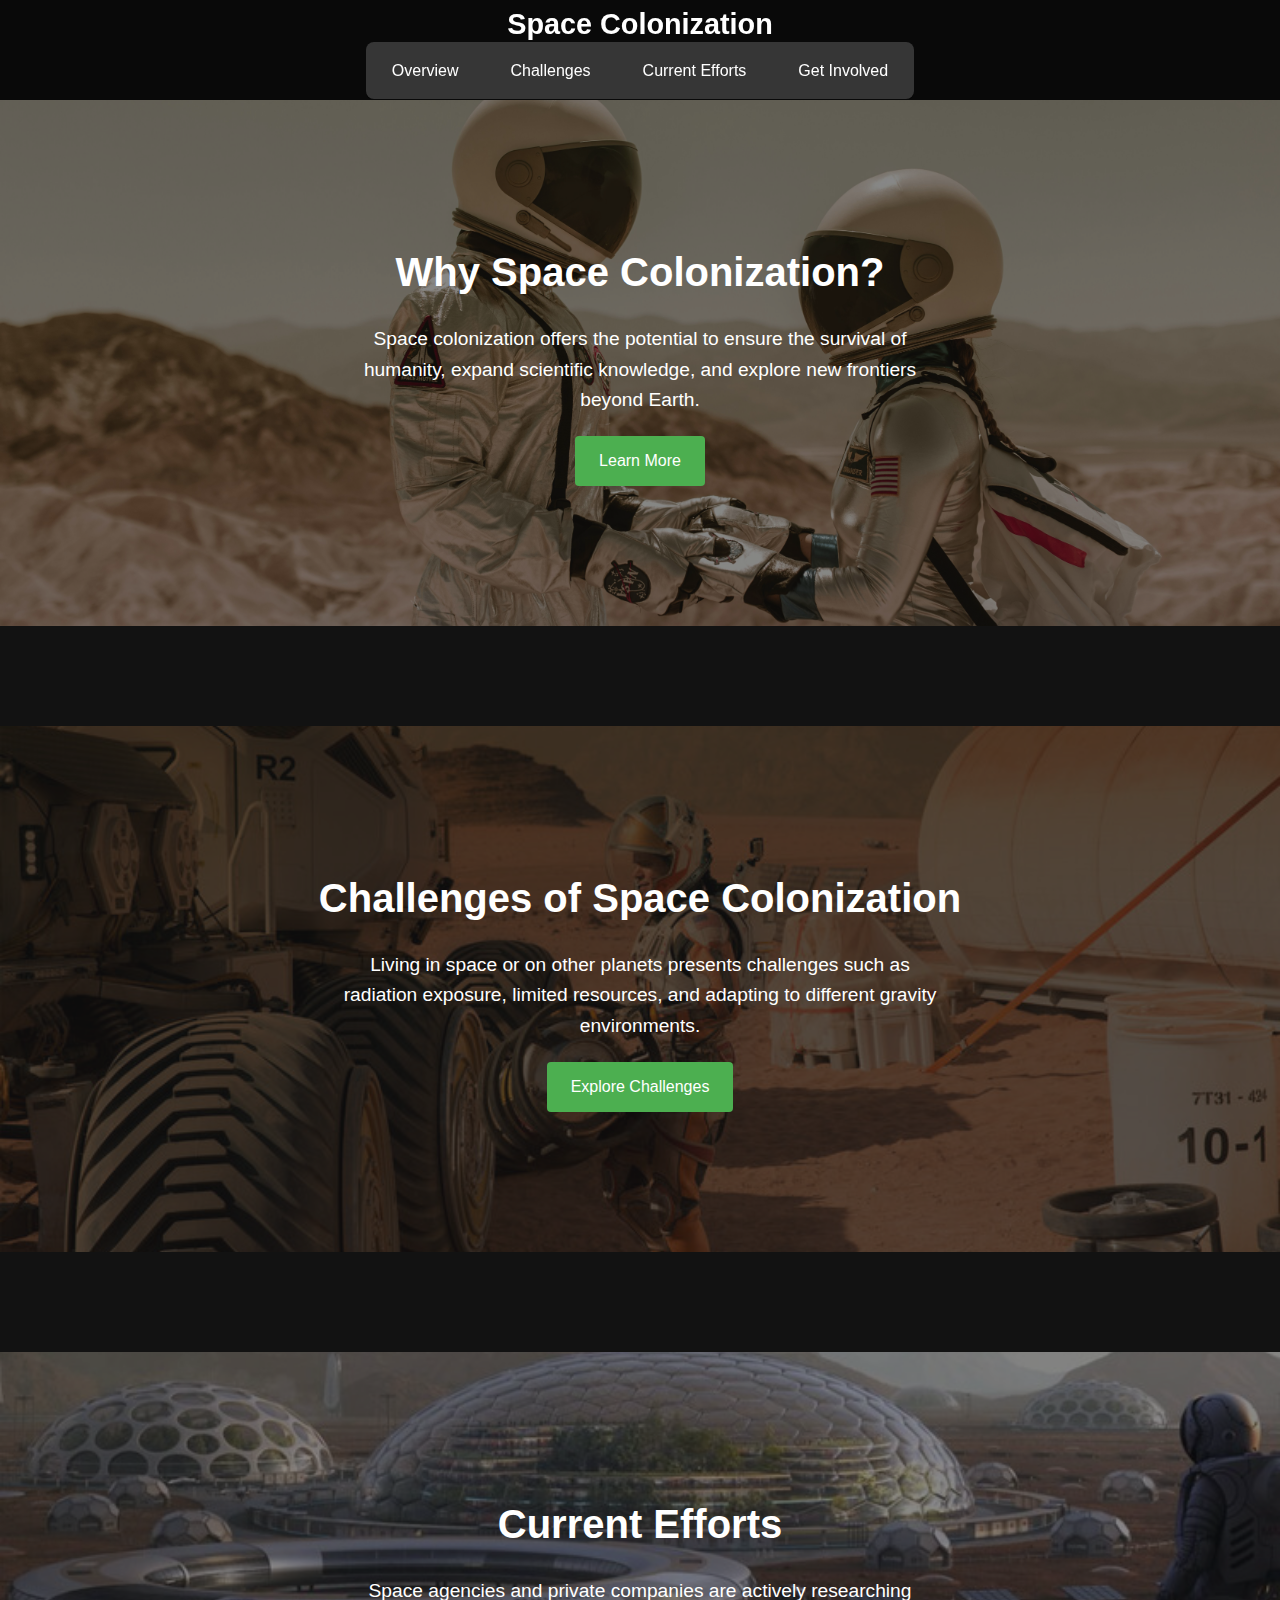
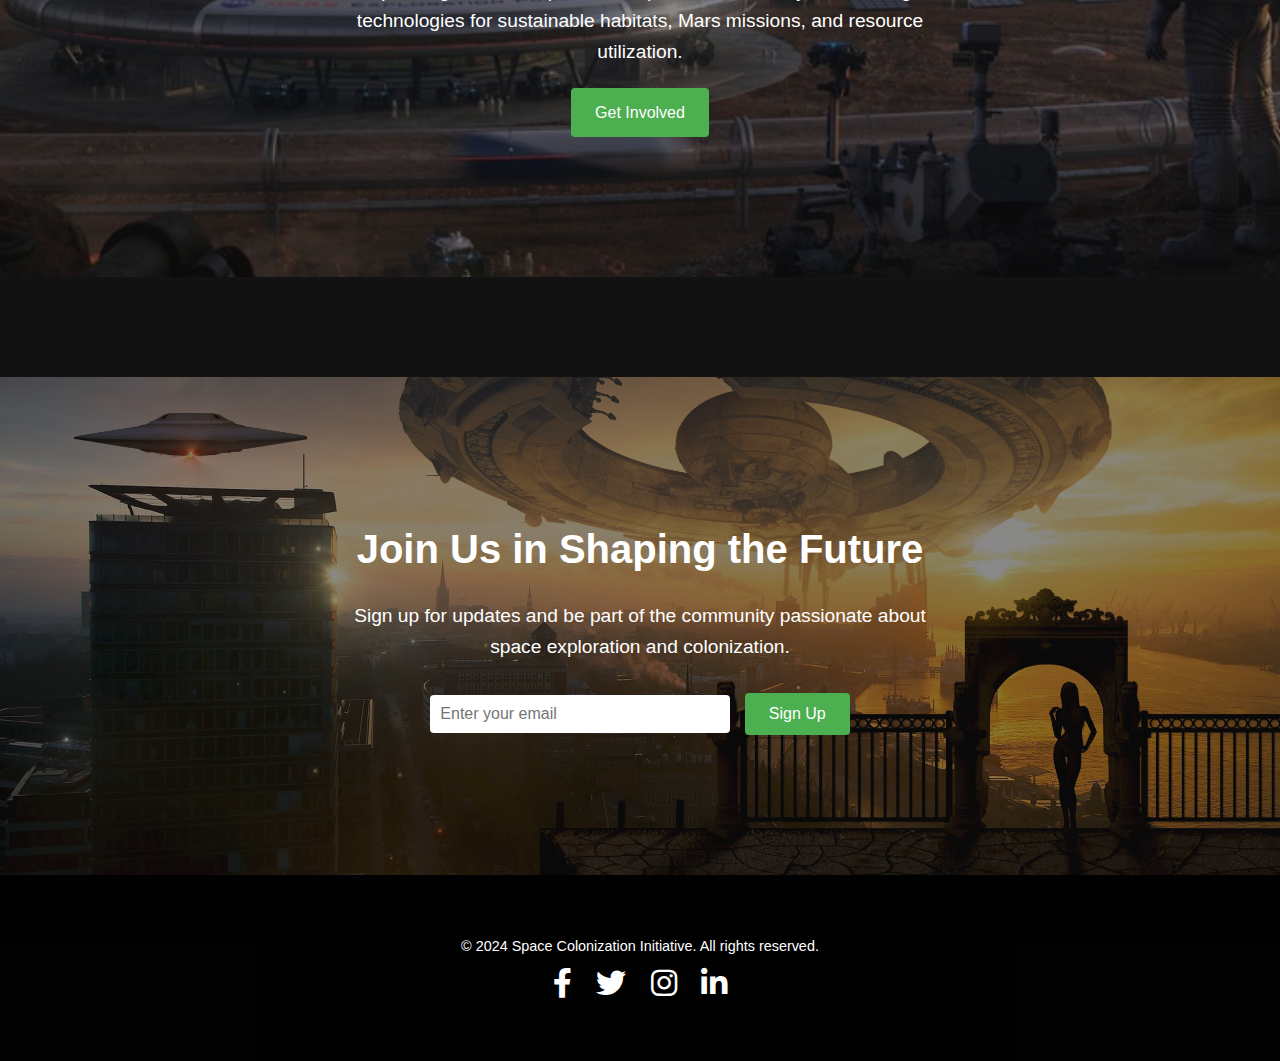
<file: khushi_Landingpage/index.html>
<!DOCTYPE html>
<html lang="en">
<head>
    <meta charset="UTF-8">
    <meta name="viewport" content="width=device-width, initial-scale=1.0">
    <title>Space Colonization: Humanity's Future</title>
    <!-- FontAwesome CSS -->
    <link rel="stylesheet" href="https://cdnjs.cloudflare.com/ajax/libs/font-awesome/5.15.4/css/all.min.css" integrity="sha512-QSZgJEy3OrYeFsQwQ7O8ZwF64FV3a+K3h8ReBSSmX8L8CjMPD3gR8CNrkSvmdmLlY8/1G3Qltu4B4k+lgt8JdA==" crossorigin="anonymous" referrerpolicy="no-referrer" />
    <link rel="stylesheet" href="https://cdnjs.cloudflare.com/ajax/libs/font-awesome/6.0.0-beta3/css/all.min.css">
    <style>
        /* Reset styles and global settings */
        * {
            margin: 0;
            padding: 0;
            box-sizing: border-box;
        }

        body {
            font-family: 'Arial', sans-serif;
            background-color: #121212; /* Dark background */
            color: #ffffff; /* Light text */
            line-height: 1.6;
            display: flex;
            flex-direction: column;
            min-height: 100vh; /* Full viewport height */
            margin: 0;
            padding: 0;
        }

        .container {
            max-width: 960px;
            margin: 0 auto;
            padding: 40px 20px;
            position: relative; /* Added relative positioning */
        }

        header {
            position: fixed;
            top: 0;
            left: 0;
            width: 100%;
            background-color: rgba(0, 0, 0, 0.5); /* Semi-transparent black */
            backdrop-filter: blur(10px); /* Apply a blur effect behind the nav */
            text-align: center;
            padding: 20px 0; /* Adjusted padding */
            z-index: 1000;
            display: flex;
            justify-content: space-between;
            align-items: center;
            height: 100px; /* Increased header height */
        }

        header .logo {
            position: absolute; /* Absolute positioning for logo */
            top: 70px; /* Adjusted top position */
            right:950px; /* Adjusted left position */
            color: #ffffff; /* Icon color */
            font-size: 1.5em; /* Adjust size */
        }

        header h1 {
            font-size: 1.8em;
            font-weight: bold;
            margin-bottom: 5px;
            color: #ffffff; /* Text color */
        }

        header nav {
            display: flex;
            justify-content: center;
            padding: 8px 0; /* Adjusted padding */
            border-radius: 8px;
            margin-top: -10px; /* Adjusted margin to raise nav */
            background-color: rgba(255, 255, 255, 0.2); /* White with 20% opacity */
            backdrop-filter: blur(10px); /* Apply a blur effect behind the nav */
        }

        header nav a {
            color: #ffffff;
            text-decoration: none;
            padding: 8px 16px; /* Maintain button size */
            margin: 0 10px; /* Adjusted margin */
            font-size: 1em;
            transition: all 0.3s ease;
        }

        header nav a:hover {
            color: #4CAF50; /* Green on hover */
        }

        section {
            padding: 100px 0; /* Adjust as needed */
            text-align: center;
            color: #ffffff; /* Light text */
            margin-top: 100px; /* Offset to account for fixed header */
            position: relative; /* Ensure relative positioning for background images */
        }

        section::before {
            content: "";
            background-size: cover;
            background-position: center;
            position: absolute;
            top: 0;
            left: 0;
            width: 100%;
            height: 100%;
            z-index: -1;
        }

        section#overview::before {
            background-image: url('background.jpg'); /* Replace with your image path */
            opacity: 0.5; /* Adjust transparency */
        }

        section#challenges::before {
            background-image: url('background2.jpg'); /* Replace with your image path */
            opacity: 0.3; /* Adjusted transparency */
        }

        section#current-efforts::before {
            background-image: url('background3.jpg'); /* Replace with your image path */
            opacity: 0.5; /* Adjust transparency */
        }

        section#cta::before {
            background-image: url('background4.jpg'); /* Replace with your image path */
            opacity: 0.5; /* Adjust transparency */
        }

        section h2 {
            font-size: 2.5em;
            margin-bottom: 20px;
        }

        section p {
            font-size: 1.2em;
            max-width: 600px;
            margin: 0 auto;
        }

        .btn {
            display: inline-block;
            background-color: #4CAF50; /* Green button */
            color: #ffffff;
            padding: 12px 24px;
            text-decoration: none;
            border-radius: 4px;
            margin-top: 20px;
            transition: background-color 0.3s ease;
        }

        .btn:hover {
            background-color: #45a049; /* Darker green on hover */
        }

        form.signup-form {
            text-align: center;
            margin-top: 30px;
        }

        form.signup-form input[type=email] {
            padding: 10px;
            width: 300px;
            border: none;
            border-radius: 4px;
            margin-right: 10px;
            font-size: 1em;
        }

        form.signup-form button {
            background-color: #4CAF50; /* Match the green color */
            color: #ffffff;
            border: none;
            padding: 12px 24px; /* Adjusted padding to match .btn */
            border-radius: 4px;
            cursor: pointer;
            font-size: 1em;
            transition: background-color 0.3s ease;
        }

        form.signup-form button:hover {
            background-color: #45a049; /* Darker green on hover */
        }

        footer {
            background: rgba(0, 0, 0, 0.9); /* Adjusted transparency */
            text-align: center;
            padding: 20px 0;
            width: 100%;
            color: #ffffff;
            margin-top: auto; /* Pushes footer to the bottom */
        }

        footer p {
            font-size: 0.9em;
        }

        .social-icons {
            margin-top: 10px; /* Adjusted margin for spacing */
            text-align: center; /* Center align the icons */
        }

        .social-icon {
            display: inline-block;
            margin: 0 10px; /* Adjusted margin */
            transition: transform 0.3s ease;
        }

        .social-icon i {
            font-size: 30px; /* Adjusted size */
            color: #ffffff; /* Icon color matches footer text color */
        }

        .social-icon:hover {
            transform: scale(1.1); /* Scale effect on hover */
        }

        @media (max-width: 768px) {
            header {
                height: 80px; /* Adjusted height for smaller screens */
            }

            header h1 {
                font-size: 1.5em;
            }

            header .logo {
                font-size: 1.3em; /* Adjusted size */
                left: 10px; /* Keep it aligned with larger screens */
            }

            header nav {
                flex-wrap: wrap;
                margin-top: 5px;
                margin-bottom: -10px; /* Adjusted margin */
            }

            header nav a {
                font-size: 0.9em; /* Adjusted font size */
                padding: 6px 12px; /* Maintain button size */
                margin: 5px; /* Adjusted margin */
            }

            section h2 {
                font-size: 2em;
            }

            section p {
                font-size: 1em;
            }

            form.signup-form input[type=email] {
                width: 100%;
                margin-right: 0;
            }

            .social-icons {
                margin-top: 20px; /* Adjusted margin for spacing */
            }
        }
    </style>
</head>
<body>
    <header>
        <div class="container">
            <i class="fas fa-rocket logo" style="font-size: 15px;"> space-C</i> <!-- Rocket icon added here -->
            <h1>Space Colonization</h1>
            <nav>
                <a href="#overview">Overview</a>
                <a href="#challenges">Challenges</a>
                <a href="#current-efforts">Current Efforts</a>
                <a href="#cta">Get Involved</a>
            </nav>
        </div>
    </header>

    <section id="overview">
        <div class="container">
            <h2>Why Space Colonization?</h2>
            <p>Space colonization offers the potential to ensure the survival of humanity, expand scientific knowledge, and explore new frontiers beyond Earth.</p>
            <a href="#learn-more" class="btn">Learn More</a>
        </div>
    </section>

    <section id="challenges">
        <div class="container">
            <h2>Challenges of Space Colonization</h2>
            <p>Living in space or on other planets presents challenges such as radiation exposure, limited resources, and adapting to different gravity environments.</p>
            <a href="#current-efforts" class="btn">Explore Challenges</a>
        </div>
    </section>

    <section id="current-efforts">
        <div class="container">
            <h2>Current Efforts</h2>
            <p>Space agencies and private companies are actively researching technologies for sustainable habitats, Mars missions, and resource utilization.</p>
            <a href="#cta" class="btn">Get Involved</a>
        </div>
    </section>

    <section id="cta">
        <div class="container">
            <h2>Join Us in Shaping the Future</h2>
            <p>Sign up for updates and be part of the community passionate about space exploration and colonization.</p>
            <form action="#" method="post" class="signup-form" id="signupForm">
                <input type="email" name="email" id="email" placeholder="Enter your email" required>
                <button type="submit" id="submitBtn">Sign Up</button>
            </form>
        </div>
    </section>

    <footer>
        <div class="container">
            <p>&copy; 2024 Space Colonization Initiative. All rights reserved.</p>
            <div class="social-icons">
                <a href="#" class="social-icon">
                    <i class="fab fa-facebook-f"></i>
                </a>
                <a href="#" class="social-icon">
                    <i class="fab fa-twitter"></i>
                </a>
                <a href="#" class="social-icon">
                    <i class="fab fa-instagram"></i>
                </a>
                <a href="#" class="social-icon">
                    <i class="fab fa-linkedin-in"></i>
                </a>
            </div>
        </div>
    </footer>

    <script>
        // Smooth scrolling for navigation links
        document.querySelectorAll('header nav a').forEach(anchor => {
            anchor.addEventListener('click', function(e) {
                e.preventDefault();
                const sectionId = this.getAttribute('href').substring(1);
                document.getElementById(sectionId).scrollIntoView({
                    behavior: 'smooth'
                });
            });
        });

        // Form validation and submission
        const form = document.getElementById('signupForm');
        const emailInput = document.getElementById('email');
        const submitBtn = document.getElementById('submitBtn');

        form.addEventListener('submit', function(event) {
            event.preventDefault();
            if (validateEmail(emailInput.value)) {
                alert('Email submitted successfully!');
                form.reset();
            } else {
                alert('Please enter a valid email address.');
            }
        });

        function validateEmail(email) {
            const re = /\S+@\S+\.\S+/;
            return re.test(email);
        }
    </script>
</body>
</html>
</file>
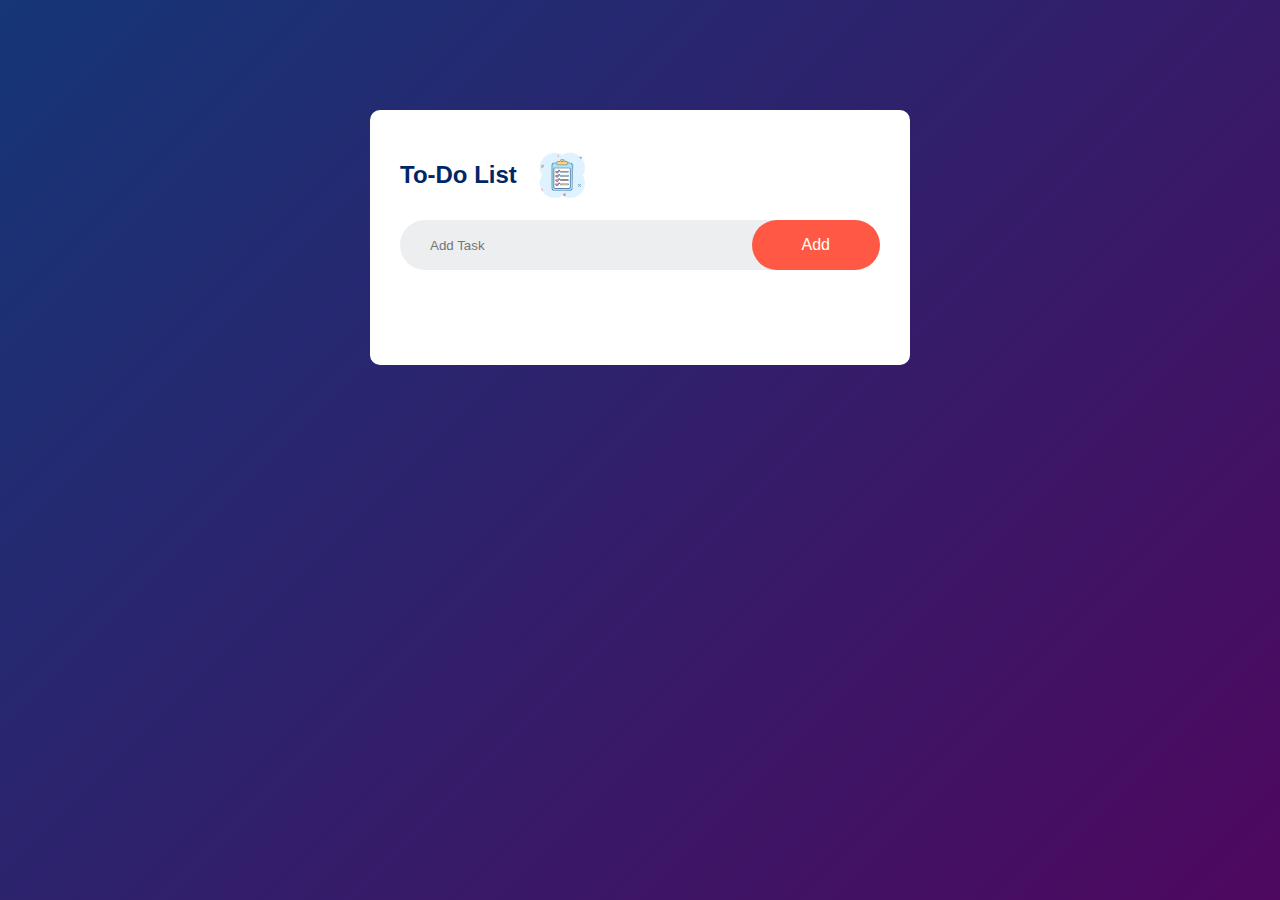
<file: To Do List/index.html>
<!DOCTYPE html>
<html lang="en">
<head>
    <meta name="viewport" content="width=device-width, initial-scale=1.0">
    <title>To Do List</title>
    <link rel="stylesheet" href="style.css">
</head>
<body>
   <div class="container">
        <div class="todo-list">
            <h2>To-Do List <img src="to1.png" alt="to-pic" ></h2>
            <div class="row">
                <input type="text" id="input-box" placeholder="Add Task">
                <button onclick="addTask()">Add</button>
            </div>
            <ul id="list-container">
               <!---- <li class="checked">Task 1</li>
                <li>Task 2</li>
                <li>Task 3</li>-->
            </ul>
        </div>

   </div> 
   <script src="script.js"></script>
</body>
</html>
</file>
<file: To Do List/style.css>
*{
    margin: 0;
    padding: 0;
    font-family: 'Poppins', sans-serif;
    box-sizing: border-box;
}
.container{
    width: 100%;
    min-height: 100vh;
    background: linear-gradient(135deg,#153677,#4e085f);
    padding: 10px;
}

.todo-list{
    width: 100%;
    max-width: 540px;
    background: #fff;
    margin: 100px auto 20px;
    padding: 40px 30px 70px;
    border-radius: 10px;
}

.todo-list h2{
    color: #002765;
    display: flex;
    align-items: center;
    margin-bottom: 20px;
}

.todo-list h2 img{
    width: 50px;
    margin-left: 20px;
}

.row{
    display: flex;
    align-items: center;
    justify-content: space-between;
    background: #edeef0;
    border-radius: 30px;
    padding-left: 20px;
    margin-bottom: 25px;
}

input{
    flex: 1;
    border: none;
    outline: none;
    background: transparent;
    padding: 10px;
}

button{
    border: none;
    outline: none;
    padding: 16px 50px;
    background: #ff5945;
    color: #fff;
    font-size: 16px;
    cursor: pointer;
    border-radius: 40px;
}

ul li{
    list-style: none;
    font-size: 17px;
    padding: 12px 8px 12px 50px;
    user-select: none;
    cursor: pointer;
    position: relative;
}

ul li::before{
    content: '';
    position: absolute;
    height: 28px;
    width: 28px;
    border-radius: 50%;
    background-image: url(unchecked.png);
    background-size: cover;
    background-position: center;
    top: 12px;
    left: 8px;
}

ul li.checked{
    color: #555;
    text-decoration: line-through;
}

ul li.checked::before{
    background-image: url(ch2.png)
}

ul li span{
    position: absolute;
    right: 0;
    top: 5px;
    width: 40px;
    height: 40px;
    font-size: 22px;
    color: #555;
    line-height: 40px;
    text-align: center;
    border-radius: 50%;
}

ul li span:hover{
    background: #edeef0 ;
}
</file>
